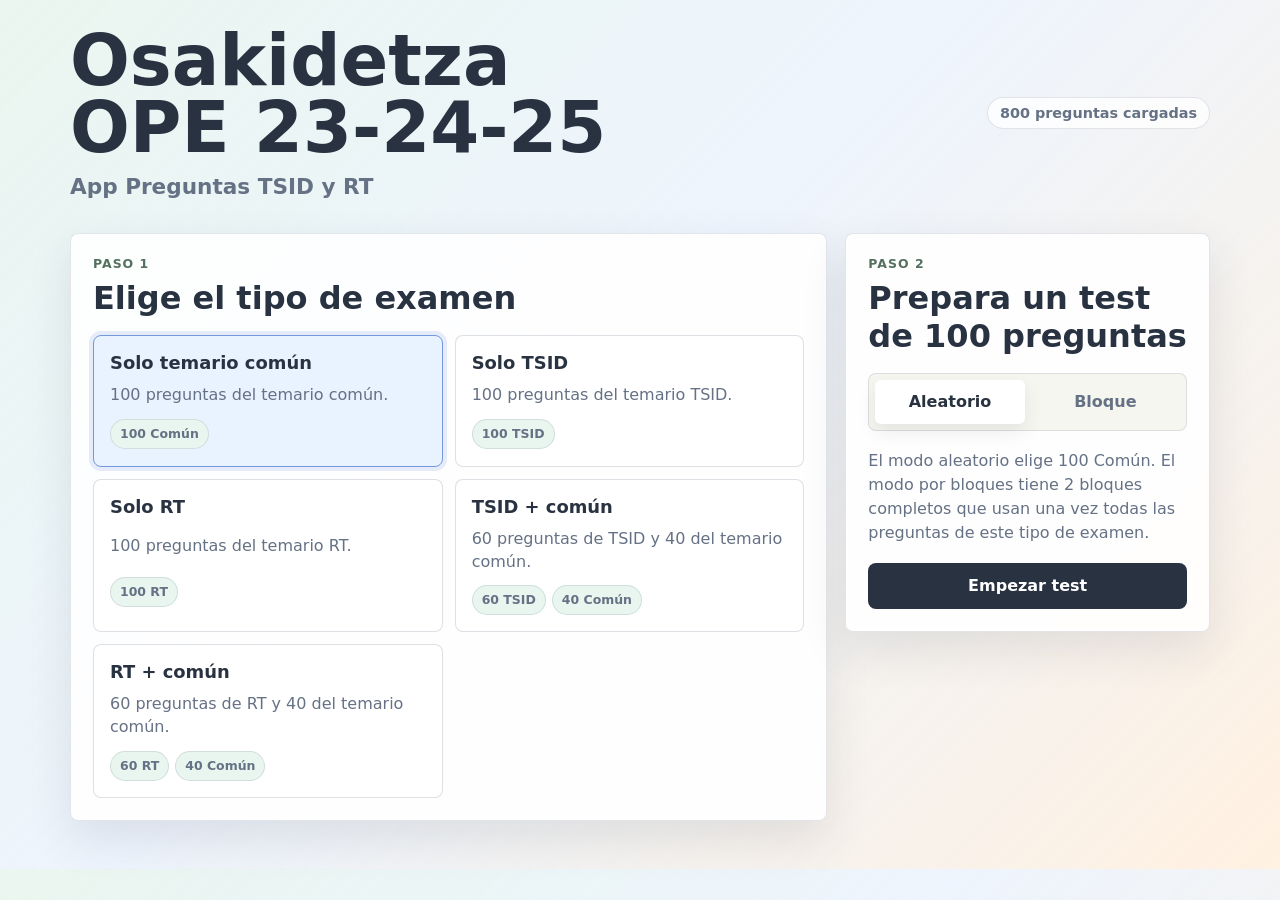
<file: index.html>
<!doctype html>
<html lang="es">
  <head>
    <meta charset="utf-8">
    <meta name="viewport" content="width=device-width, initial-scale=1">
    <title>Osakidetza OPE 23-24-25</title>
    <link rel="stylesheet" href="styles.css">
    <script src="app.js" defer></script>
  </head>
  <body>
    <header class="top-bar">
      <div>
        <h1>Osakidetza OPE 23-24-25</h1>
        <p class="subtitle">App Preguntas TSID y RT</p>
      </div>
      <p id="dataStatus" class="status-pill">Cargando preguntas...</p>
    </header>

    <main class="app-shell">
      <section id="setupView" class="view">
        <div class="setup-grid">
          <section class="panel">
            <div class="section-heading">
              <p class="eyebrow">Paso 1</p>
              <h2>Elige el tipo de examen</h2>
            </div>
            <div id="examTypeGrid" class="exam-type-grid" aria-label="Tipo de examen"></div>
          </section>

          <section class="panel">
            <div class="section-heading">
              <p class="eyebrow">Paso 2</p>
              <h2>Prepara un test de 100 preguntas</h2>
            </div>

            <div class="segmented-control" role="tablist" aria-label="Modo de selección de preguntas">
              <button id="randomModeButton" class="segment is-active" type="button" aria-selected="true">Aleatorio</button>
              <button id="blockModeButton" class="segment" type="button" aria-selected="false">Bloque</button>
            </div>

            <label id="blockSelectRow" class="select-row is-hidden" for="blockSelect">
              <span>Bloque</span>
              <select id="blockSelect"></select>
            </label>

            <p id="buildHint" class="build-hint"></p>
            <button id="startButton" class="primary-button" type="button" disabled>Empezar test</button>
          </section>
        </div>
      </section>

      <section id="examView" class="view is-hidden">
        <div class="exam-toolbar">
          <div>
            <button id="backButton" class="ghost-button" type="button">Cambiar configuración</button>
            <h2 id="examTitle"></h2>
            <p id="examMeta" class="muted-text"></p>
          </div>

          <div class="progress-card" aria-live="polite">
            <span id="answeredCount">0 / 100 respondidas</span>
            <div class="progress-track" aria-hidden="true">
              <span id="progressBar"></span>
            </div>
          </div>
        </div>

        <section id="examProgressDock" class="progress-dock" aria-label="Progreso y preguntas pendientes">
          <div class="progress-dock-main">
            <button
              id="pendingToggleButton"
              class="dock-toggle"
              type="button"
              aria-expanded="false"
              aria-controls="pendingPanel"
            >
              <span id="pendingToggleIcon" class="dock-toggle-icon" aria-hidden="true">&lt;</span>
              <span id="pendingToggleLabel">Pendientes</span>
            </button>

            <div class="dock-progress" aria-live="polite">
              <span id="compactAnsweredCount">0 / 100 respondidas</span>
              <div class="mini-progress-track" aria-hidden="true">
                <span id="compactProgressBar"></span>
              </div>
            </div>

            <button id="nextUnansweredButton" class="secondary-button compact-button" type="button">
              Siguiente sin responder
            </button>
          </div>

          <div id="pendingPanel" class="pending-panel" hidden>
            <div class="pending-panel-header">
              <strong id="pendingSummary">100 pendientes</strong>
            </div>
            <div id="reviewLegend" class="review-legend is-hidden" aria-label="Leyenda de resultados">
              <span class="review-legend-item is-correct">Correcta</span>
              <span class="review-legend-item is-incorrect">Incorrecta</span>
              <span class="review-legend-item is-unanswered">Sin responder</span>
              <span class="review-legend-item is-unscored">Sin puntuar</span>
            </div>
            <div id="pendingQuestionGrid" class="pending-question-grid" aria-label="Preguntas sin responder"></div>
          </div>
        </section>

        <section id="scorePanel" class="score-panel is-hidden" aria-live="polite"></section>

        <form id="questionsForm" class="questions-list"></form>

        <div class="action-bar">
          <button id="submitButton" class="primary-button" type="button" disabled>Corregir test</button>
          <button id="newTestButton" class="secondary-button is-hidden" type="button">Nuevo test</button>
        </div>
      </section>
    </main>
  </body>
</html>
</file>
<file: styles.css>
:root {
  color-scheme: light;
  --page: #fbfaf6;
  --paper: #ffffff;
  --paper-soft: #fff8ee;
  --ink: #293241;
  --muted: #657184;
  --line: #dedbd0;
  --focus: #6e93d6;
  --mint: #e8f6ef;
  --mint-strong: #65b88a;
  --blue: #e9f2ff;
  --blue-strong: #7398dc;
  --rose: #ffe8e5;
  --rose-strong: #dd746d;
  --lemon: #fff3c8;
  --lemon-strong: #d7aa31;
  --peach: #fff0df;
  --shadow: 0 18px 45px rgba(47, 55, 70, 0.11);
  --radius: 8px;
  font-family: Inter, ui-sans-serif, system-ui, -apple-system, BlinkMacSystemFont, "Segoe UI", sans-serif;
}

* {
  box-sizing: border-box;
}

body {
  min-width: 320px;
  margin: 0;
  color: var(--ink);
  background:
    linear-gradient(135deg, rgba(232, 246, 239, 0.9), rgba(233, 242, 255, 0.75) 45%, rgba(255, 240, 223, 0.9)),
    var(--page);
}

button,
select,
input {
  font: inherit;
}

button {
  cursor: pointer;
}

button:disabled {
  cursor: not-allowed;
  opacity: 0.58;
}

.top-bar {
  display: flex;
  align-items: center;
  justify-content: space-between;
  gap: 16px;
  max-width: 1180px;
  margin: 0 auto;
  padding: 28px 20px 16px;
}

.top-bar h1,
.section-heading h2,
.exam-toolbar h2 {
  margin: 0;
  letter-spacing: 0;
}

.top-bar h1 {
  font-size: clamp(2rem, 8vw, 4.4rem);
  line-height: 0.95;
  text-wrap: balance;
}

.subtitle {
  margin: 12px 0 0;
  color: var(--muted);
  font-size: clamp(1rem, 3vw, 1.35rem);
  font-weight: 800;
}

.eyebrow {
  margin: 0 0 8px;
  color: #54705e;
  font-size: 0.78rem;
  font-weight: 800;
  letter-spacing: 0.08em;
  text-transform: uppercase;
}

.status-pill,
.topic-pill,
.source-pill {
  display: inline-flex;
  align-items: center;
  min-height: 30px;
  border: 1px solid rgba(101, 113, 132, 0.18);
  border-radius: 999px;
  background: rgba(255, 255, 255, 0.76);
  color: var(--muted);
  font-size: 0.9rem;
  font-weight: 700;
  white-space: nowrap;
}

.status-pill {
  padding: 7px 12px;
}

.app-shell {
  max-width: 1180px;
  margin: 0 auto;
  padding: 18px 20px 48px;
}

.view.is-hidden,
.is-hidden {
  display: none !important;
}

.setup-grid {
  display: grid;
  grid-template-columns: minmax(0, 1.35fr) minmax(280px, 0.65fr);
  gap: 18px;
  align-items: start;
}

.panel,
.question-card,
.score-panel,
.exam-toolbar,
.action-bar {
  border: 1px solid rgba(101, 113, 132, 0.18);
  border-radius: var(--radius);
  background: rgba(255, 255, 255, 0.9);
  box-shadow: var(--shadow);
}

.panel {
  padding: 22px;
}

.section-heading {
  margin-bottom: 18px;
}

.section-heading h2 {
  font-size: clamp(1.45rem, 3vw, 2rem);
}

.exam-type-grid {
  display: grid;
  grid-template-columns: repeat(2, minmax(0, 1fr));
  gap: 12px;
}

.exam-type-card {
  display: grid;
  gap: 10px;
  width: 100%;
  min-height: 132px;
  padding: 16px;
  border: 1px solid rgba(101, 113, 132, 0.22);
  border-radius: var(--radius);
  background: var(--paper);
  color: var(--ink);
  text-align: left;
}

.exam-type-card:hover,
.exam-type-card:focus-visible,
.exam-type-card.is-selected {
  border-color: var(--blue-strong);
  outline: none;
  box-shadow: 0 0 0 4px rgba(115, 152, 220, 0.18);
}

.exam-type-card.is-selected {
  background: var(--blue);
}

.exam-type-card strong {
  font-size: 1.12rem;
}

.exam-type-card span {
  color: var(--muted);
  line-height: 1.45;
}

.composition-list {
  display: flex;
  flex-wrap: wrap;
  gap: 6px;
  margin-top: 2px;
}

.topic-pill {
  padding: 5px 9px;
  background: var(--mint);
  color: #2f6848;
  font-size: 0.78rem;
}

.segmented-control {
  display: grid;
  grid-template-columns: repeat(2, 1fr);
  gap: 6px;
  padding: 6px;
  border: 1px solid rgba(101, 113, 132, 0.18);
  border-radius: var(--radius);
  background: #f6f6f0;
}

.segment {
  min-height: 44px;
  border: 0;
  border-radius: 6px;
  background: transparent;
  color: var(--muted);
  font-weight: 800;
}

.segment.is-active {
  background: var(--paper);
  color: var(--ink);
  box-shadow: 0 8px 18px rgba(47, 55, 70, 0.09);
}

.select-row {
  display: grid;
  gap: 8px;
  margin-top: 18px;
  color: var(--muted);
  font-weight: 800;
}

.select-row select {
  width: 100%;
  min-height: 46px;
  padding: 0 12px;
  border: 1px solid rgba(101, 113, 132, 0.25);
  border-radius: var(--radius);
  background: var(--paper);
  color: var(--ink);
}

.build-hint {
  min-height: 48px;
  margin: 18px 0;
  color: var(--muted);
  line-height: 1.5;
}

.primary-button,
.secondary-button,
.ghost-button {
  min-height: 46px;
  border-radius: var(--radius);
  font-weight: 850;
}

.primary-button {
  width: 100%;
  border: 0;
  background: #293241;
  color: #ffffff;
}

.primary-button:hover:not(:disabled),
.primary-button:focus-visible {
  background: #3b475a;
  outline: 3px solid rgba(110, 147, 214, 0.35);
  outline-offset: 2px;
}

.secondary-button,
.ghost-button {
  border: 1px solid rgba(101, 113, 132, 0.2);
  background: var(--paper);
  color: var(--ink);
}

.ghost-button {
  min-height: 38px;
  padding: 0 12px;
}

.secondary-button {
  width: 100%;
}

.exam-toolbar {
  display: grid;
  grid-template-columns: minmax(0, 1fr) minmax(230px, 300px);
  gap: 18px;
  align-items: center;
  margin-bottom: 18px;
  padding: 18px;
}

.exam-toolbar h2 {
  margin-top: 12px;
  font-size: clamp(1.35rem, 3vw, 2.1rem);
}

.muted-text {
  margin: 8px 0 0;
  color: var(--muted);
  line-height: 1.45;
}

.progress-card {
  display: grid;
  gap: 10px;
  color: var(--muted);
  font-weight: 800;
}

.progress-track {
  height: 12px;
  overflow: hidden;
  border-radius: 999px;
  background: #edeae0;
}

.progress-track span {
  display: block;
  width: 0;
  height: 100%;
  border-radius: inherit;
  background: var(--mint-strong);
  transition: width 180ms ease;
}

.progress-dock {
  position: sticky;
  top: 10px;
  z-index: 20;
  margin: 0 0 18px;
  padding: 10px;
  border: 1px solid rgba(101, 113, 132, 0.18);
  border-radius: var(--radius);
  background: rgba(255, 255, 255, 0.94);
  box-shadow: 0 12px 30px rgba(47, 55, 70, 0.12);
  backdrop-filter: blur(10px);
}

.progress-dock-main {
  display: grid;
  grid-template-columns: auto minmax(180px, 1fr) auto;
  gap: 10px;
  align-items: center;
}

.dock-toggle {
  display: inline-flex;
  align-items: center;
  justify-content: center;
  gap: 8px;
  min-height: 38px;
  padding: 0 10px;
  border: 1px solid rgba(101, 113, 132, 0.2);
  border-radius: var(--radius);
  background: var(--paper);
  color: var(--ink);
  font-weight: 850;
  white-space: nowrap;
}

.dock-toggle-icon {
  display: inline-grid;
  place-items: center;
  width: 22px;
  height: 22px;
  border-radius: 999px;
  background: var(--blue);
  color: #456da8;
  font-weight: 950;
  line-height: 1;
}

.dock-progress {
  display: grid;
  gap: 6px;
  min-width: 0;
  color: var(--muted);
  font-size: 0.88rem;
  font-weight: 850;
}

.mini-progress-track {
  height: 8px;
  overflow: hidden;
  border-radius: 999px;
  background: #edeae0;
}

.mini-progress-track span {
  display: block;
  width: 0;
  height: 100%;
  border-radius: inherit;
  background: var(--mint-strong);
  transition: width 180ms ease;
}

.compact-button {
  width: auto;
  min-height: 38px;
  padding: 0 12px;
  white-space: nowrap;
}

.pending-panel {
  margin-top: 10px;
  padding-top: 10px;
  border-top: 1px solid rgba(101, 113, 132, 0.14);
}

.pending-panel-header {
  display: flex;
  align-items: center;
  justify-content: space-between;
  color: var(--muted);
  font-size: 0.9rem;
}

.pending-question-grid {
  display: flex;
  flex-wrap: wrap;
  gap: 6px;
  max-height: 116px;
  margin-top: 8px;
  overflow: auto;
  padding: 1px 0 2px;
}

.pending-panel.is-review .pending-question-grid {
  max-height: 230px;
}

.review-legend {
  display: flex;
  flex-wrap: wrap;
  gap: 7px 14px;
  margin-top: 10px;
  color: var(--muted);
  font-size: 0.8rem;
  font-weight: 750;
}

.review-legend-item {
  display: inline-flex;
  align-items: center;
  gap: 6px;
}

.review-legend-item::before {
  content: "";
  width: 10px;
  height: 10px;
  border: 1px solid currentColor;
  border-radius: 3px;
  background: currentColor;
}

.review-legend-item.is-correct { color: #247147; }
.review-legend-item.is-incorrect { color: #a43f37; }
.review-legend-item.is-unanswered { color: #727985; }
.review-legend-item.is-unscored { color: #9a7309; }

.pending-question-button {
  display: inline-grid;
  place-items: center;
  width: 34px;
  height: 34px;
  border: 1px solid rgba(101, 113, 132, 0.18);
  border-radius: 6px;
  background: var(--peach);
  color: var(--ink);
  font-size: 0.86rem;
  font-weight: 900;
}

.pending-question-button:hover,
.pending-question-button:focus-visible {
  border-color: var(--blue-strong);
  outline: 3px solid rgba(115, 152, 220, 0.22);
  outline-offset: 1px;
}

.pending-question-button.is-correct {
  border-color: var(--mint-strong);
  background: var(--mint);
  color: #185333;
}

.pending-question-button.is-incorrect {
  border-color: var(--rose-strong);
  background: var(--rose);
  color: #842b26;
}

.pending-question-button.is-unanswered {
  border-color: #b7bec6;
  background: #f0f1f2;
  color: #44515e;
}

.pending-question-button.is-unscored {
  border-color: var(--lemon-strong);
  background: var(--lemon);
  color: #69511a;
}

.pending-empty {
  margin: 0;
  color: var(--muted);
  font-weight: 750;
}

.score-panel {
  display: grid;
  grid-template-columns: minmax(0, 1fr) auto;
  gap: 16px;
  align-items: center;
  margin-bottom: 18px;
  padding: 18px;
  background: var(--paper-soft);
}

.score-panel h2 {
  margin: 0;
  font-size: clamp(2.1rem, 9vw, 4rem);
  line-height: 1;
}

.score-panel p {
  margin: 6px 0 0;
  color: var(--muted);
}

.score-details {
  display: flex;
  flex-wrap: wrap;
  justify-content: flex-end;
  gap: 8px;
}

.score-chip {
  padding: 8px 10px;
  border-radius: 999px;
  background: var(--paper);
  color: var(--muted);
  font-weight: 800;
  white-space: nowrap;
}

.questions-list {
  display: grid;
  gap: 14px;
}

.question-card {
  padding: 18px;
  scroll-margin-top: 190px;
}

.question-header {
  display: flex;
  align-items: start;
  justify-content: space-between;
  gap: 12px;
  margin-bottom: 14px;
}

.question-title {
  display: grid;
  gap: 8px;
}

.question-title h3 {
  margin: 0;
  font-size: clamp(1.02rem, 2.6vw, 1.2rem);
  line-height: 1.45;
  letter-spacing: 0;
}

.question-number {
  color: var(--muted);
  font-weight: 850;
}

.options-list {
  display: grid;
  gap: 10px;
  margin: 0;
  padding: 0;
  border: 0;
}

.option-row {
  position: relative;
  display: grid;
  grid-template-columns: 34px minmax(0, 1fr);
  gap: 10px;
  align-items: start;
  min-height: 58px;
  padding: 12px;
  border: 1px solid rgba(101, 113, 132, 0.18);
  border-radius: var(--radius);
  background: var(--paper);
}

.option-row:not(.is-disabled):hover {
  border-color: var(--focus);
}

.option-row input {
  position: absolute;
  inline-size: 1px;
  block-size: 1px;
  overflow: hidden;
  clip: rect(0 0 0 0);
  white-space: nowrap;
}

.option-letter {
  display: inline-grid;
  place-items: center;
  width: 34px;
  height: 34px;
  border-radius: 50%;
  background: #f0eee5;
  color: var(--ink);
  font-weight: 900;
}

.option-text {
  min-width: 0;
}

.option-text p {
  margin: 5px 0 0;
  line-height: 1.48;
  overflow-wrap: anywhere;
}

.option-row input:checked + .option-letter {
  background: var(--blue-strong);
  color: #ffffff;
}

.option-row.is-correct {
  border-color: rgba(101, 184, 138, 0.8);
  background: var(--mint);
}

.option-row.is-correct .option-letter {
  background: var(--mint-strong);
  color: #ffffff;
}

.option-row.is-wrong {
  border-color: rgba(221, 116, 109, 0.85);
  background: var(--rose);
}

.option-row.is-wrong .option-letter {
  background: var(--rose-strong);
  color: #ffffff;
}

.option-row.is-alternate {
  border-color: rgba(215, 170, 49, 0.85);
  background: var(--lemon);
}

.option-row.is-alternate .option-letter {
  background: var(--lemon-strong);
  color: #ffffff;
}

.option-row.is-neutral {
  border-color: rgba(110, 147, 214, 0.75);
  background: var(--blue);
}

.answer-note {
  display: flex;
  flex-wrap: wrap;
  align-items: center;
  gap: 6px;
  margin-top: 8px;
  color: var(--muted);
  font-size: 0.88rem;
  font-weight: 750;
}

.source-pill {
  min-height: 26px;
  padding: 4px 8px;
  background: rgba(255, 255, 255, 0.82);
  color: var(--ink);
  font-size: 0.78rem;
}

.challenge-notice {
  display: flex;
  gap: 10px;
  align-items: flex-start;
  margin: 0 0 14px;
  padding: 12px;
  border: 1px solid rgba(215, 170, 49, 0.55);
  border-radius: var(--radius);
  background: var(--lemon);
  color: #69511a;
  line-height: 1.45;
}

.challenge-icon {
  display: inline-grid;
  flex: 0 0 28px;
  place-items: center;
  width: 28px;
  height: 28px;
  border-radius: 50%;
  background: #ffffff;
  color: #9a7309;
  font-weight: 900;
}

.action-bar {
  position: sticky;
  bottom: 14px;
  display: grid;
  grid-template-columns: minmax(0, 1fr) minmax(0, 1fr);
  gap: 10px;
  margin-top: 18px;
  padding: 12px;
  background: rgba(255, 255, 255, 0.94);
  backdrop-filter: blur(10px);
}

.action-bar .primary-button:only-child {
  grid-column: 1 / -1;
}

.sr-only {
  position: absolute;
  width: 1px;
  height: 1px;
  padding: 0;
  margin: -1px;
  overflow: hidden;
  clip: rect(0, 0, 0, 0);
  white-space: nowrap;
  border: 0;
}

@media (max-width: 820px) {
  .top-bar {
    align-items: flex-start;
    flex-direction: column;
  }

  .setup-grid,
  .exam-toolbar,
  .score-panel {
    grid-template-columns: 1fr;
  }

  .progress-dock {
    top: 8px;
    padding: 8px;
  }

  .progress-dock-main {
    grid-template-columns: auto minmax(0, 1fr);
  }

  .compact-button {
    grid-column: 1 / -1;
    width: 100%;
  }

  .exam-type-grid {
    grid-template-columns: 1fr;
  }

  .score-details {
    justify-content: flex-start;
  }
}

@media (max-width: 560px) {
  .top-bar {
    padding: 22px 14px 10px;
  }

  .app-shell {
    padding: 12px 14px 34px;
  }

  .panel,
  .question-card,
  .score-panel,
  .exam-toolbar {
    padding: 14px;
  }

  .dock-toggle {
    padding: 0 8px;
  }

  .dock-toggle span:last-child {
    max-width: 98px;
    overflow: hidden;
    text-overflow: ellipsis;
  }

  .pending-question-grid {
    max-height: 148px;
  }

  .pending-panel.is-review .pending-question-grid {
    max-height: 148px;
  }

  .question-header {
    flex-direction: column-reverse;
  }

  .question-card {
    scroll-margin-top: 260px;
  }

  .option-row {
    grid-template-columns: 30px minmax(0, 1fr);
    padding: 10px;
  }

  .option-letter {
    width: 30px;
    height: 30px;
  }

  .action-bar {
    grid-template-columns: 1fr;
    bottom: 8px;
  }
}
</file>
